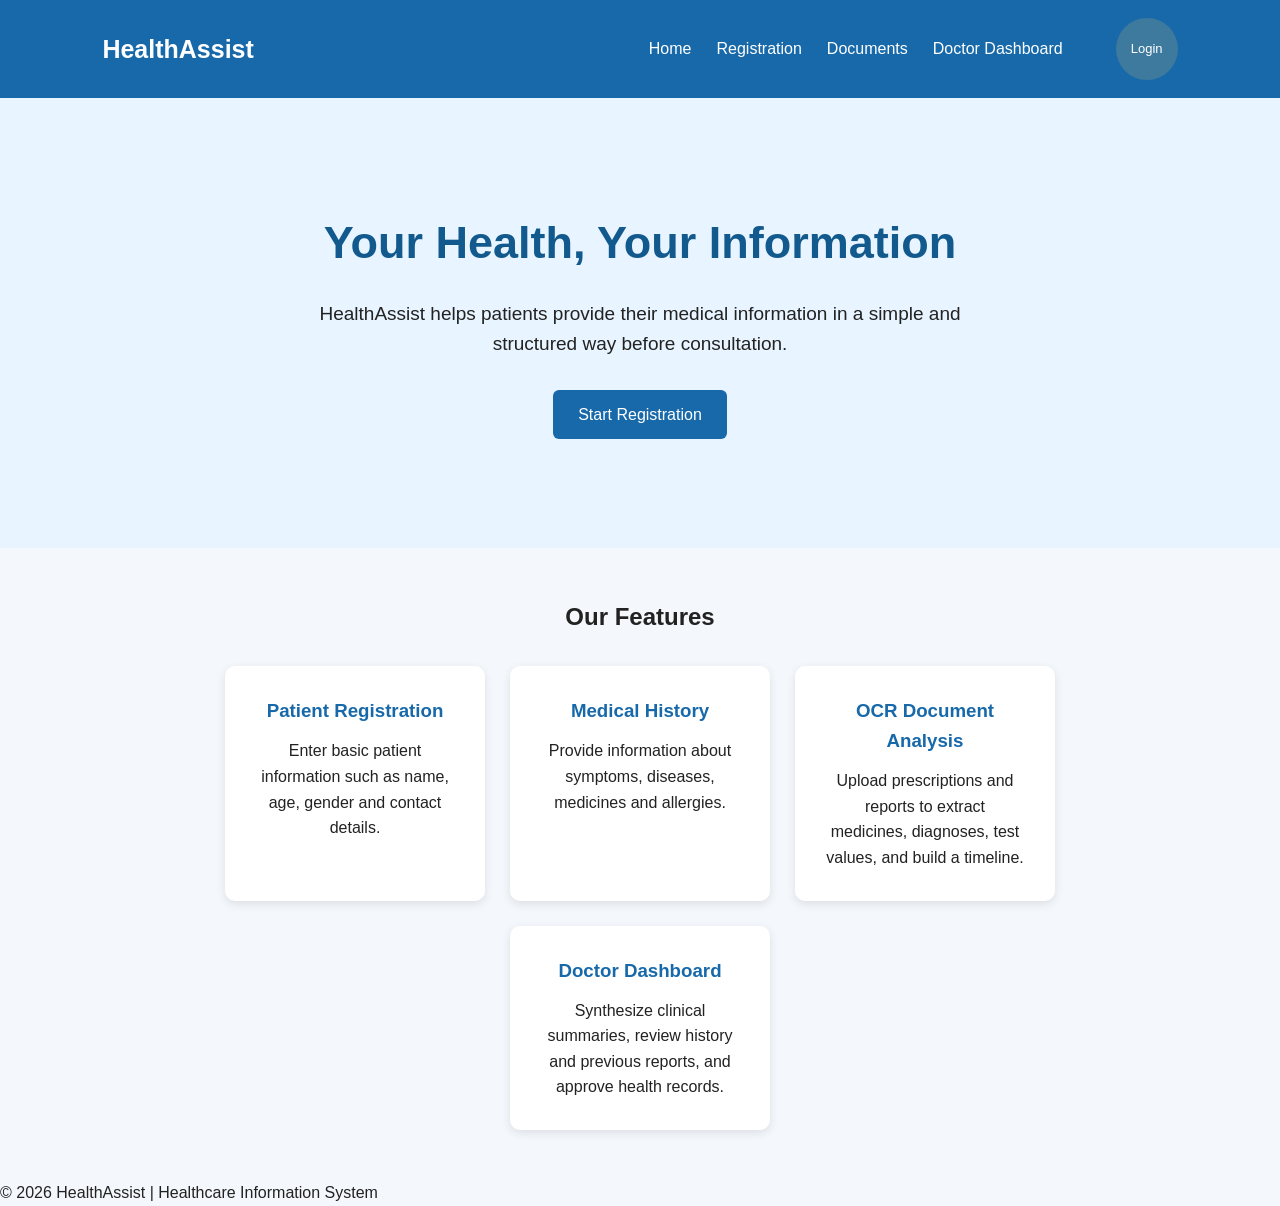
<file: index.html>
<!DOCTYPE html>
<html lang="en">
<head>
    <meta charset="UTF-8">
    <meta name="viewport" content="width=device-width, initial-scale=1.0">
    <title>HealthAssist</title>
    <link rel="stylesheet" href="style.css">
</head>

<body>

<header>
    <div class="logo">HealthAssist</div>
    <nav>
        <a href="index.html">Home</a>
        <a href="register.html">Registration</a>
        <a href="documents.html">Documents</a>
        <a href="doctor.html">Doctor Dashboard</a>
        <a href="Login.html" id="login-d">Login</a>

    </nav>
</header>

<section class="hero">
    <div class="hero-content">
        <h1>Your Health, Your Information</h1>
        <p>HealthAssist helps patients provide their medical information in a simple and structured way before consultation.</p>
        <a href="register.html" class="btn">Start Registration</a>
    </div>
</section>

<section class="features">
    <h2>Our Features</h2>
    <div class="feature-container">
        <div class="feature-card">
            <h3>Patient Registration</h3>
            <p>Enter basic patient information such as name, age, gender and contact details.</p>
        </div>

        <div class="feature-card">
            <h3>Medical History</h3>
            <p>Provide information about symptoms, diseases, medicines and allergies.</p>
        </div>

        <div class="feature-card">
            <h3>OCR Document Analysis</h3>
            <p>Upload prescriptions and reports to extract medicines, diagnoses, test values, and build a timeline.</p>
        </div>

        <div class="feature-card">
            <h3>Doctor Dashboard</h3>
            <p>Synthesize clinical summaries, review history and previous reports, and approve health records.</p>
        </div>
    </div>
</section>

<footer>
    <p>© 2026 HealthAssist | Healthcare Information System</p>
</footer>

</body>
</html>
</file>
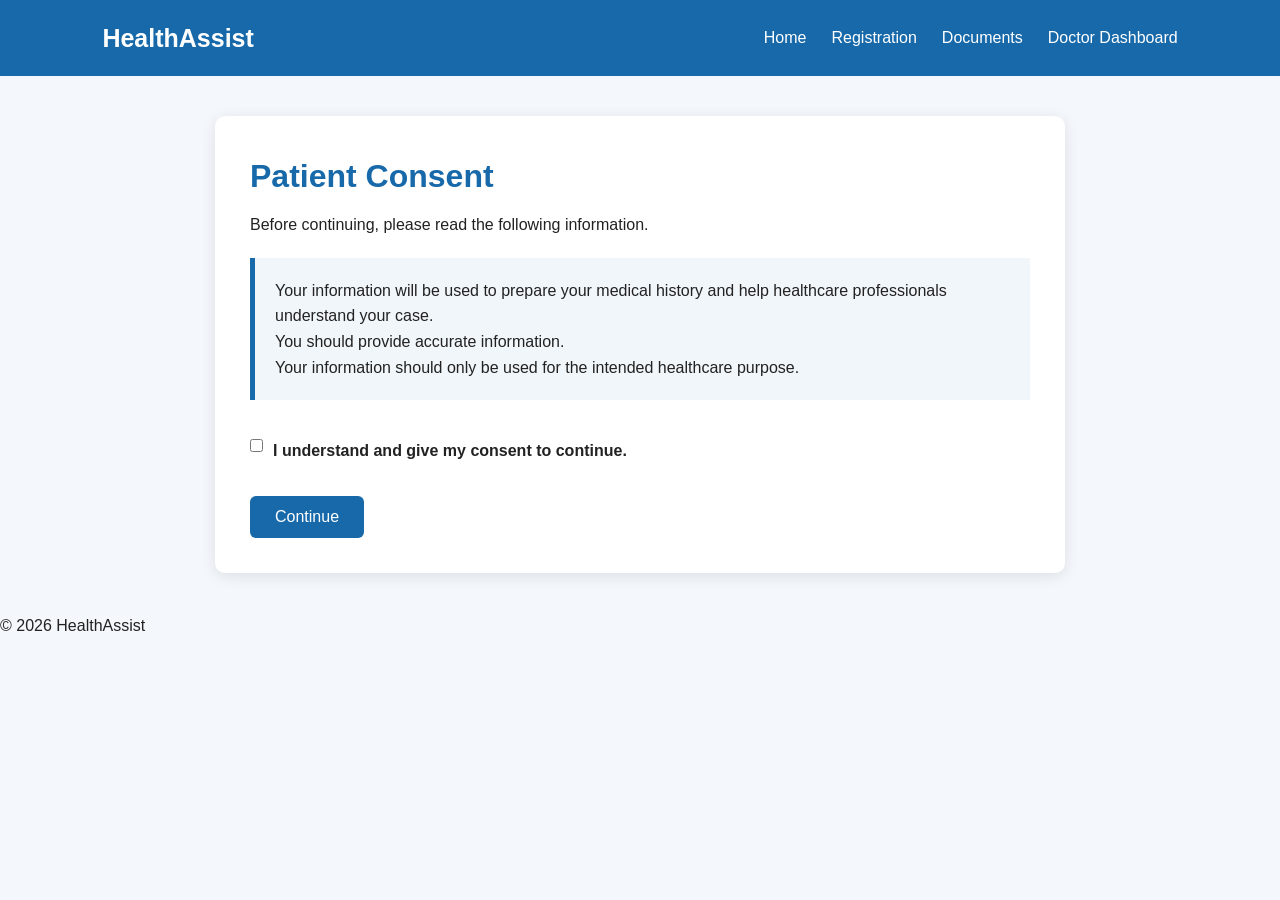
<file: consent.html>
<!DOCTYPE html>
<html lang="en">

<head>
    <meta charset="UTF-8">
    <meta name="viewport" content="width=device-width, initial-scale=1.0">
    <title>Patient Consent</title>
    <link rel="stylesheet" href="style.css">
</head>

<body>

<header>
    <div class="logo">HealthAssist</div>
    <nav>
        <a href="index.html">Home</a>
        <a href="register.html">Registration</a>
        <a href="documents.html">Documents</a>
        <a href="doctor.html">Doctor Dashboard</a>
    </nav>
</header>

<div class="container">
    <div class="form-card">
        <h1>Patient Consent</h1>
        <p>Before continuing, please read the following information.</p>

        <div class="consent-box">
            <p>Your information will be used to prepare your medical history and help healthcare professionals understand your case.</p>
            <p>You should provide accurate information.</p>
            <p>Your information should only be used for the intended healthcare purpose.</p>
        </div>

        <div class="checkbox-container">
            <input type="checkbox" id="consent">
            <label for="consent">I understand and give my consent to continue.</label>
        </div>

        <button class="btn" onclick="submitConsent()">Continue</button>
    </div>
</div>

<footer>
    <p>© 2026 HealthAssist</p>
</footer>

<script src="script.js"></script>

</body>
</html>
</file>
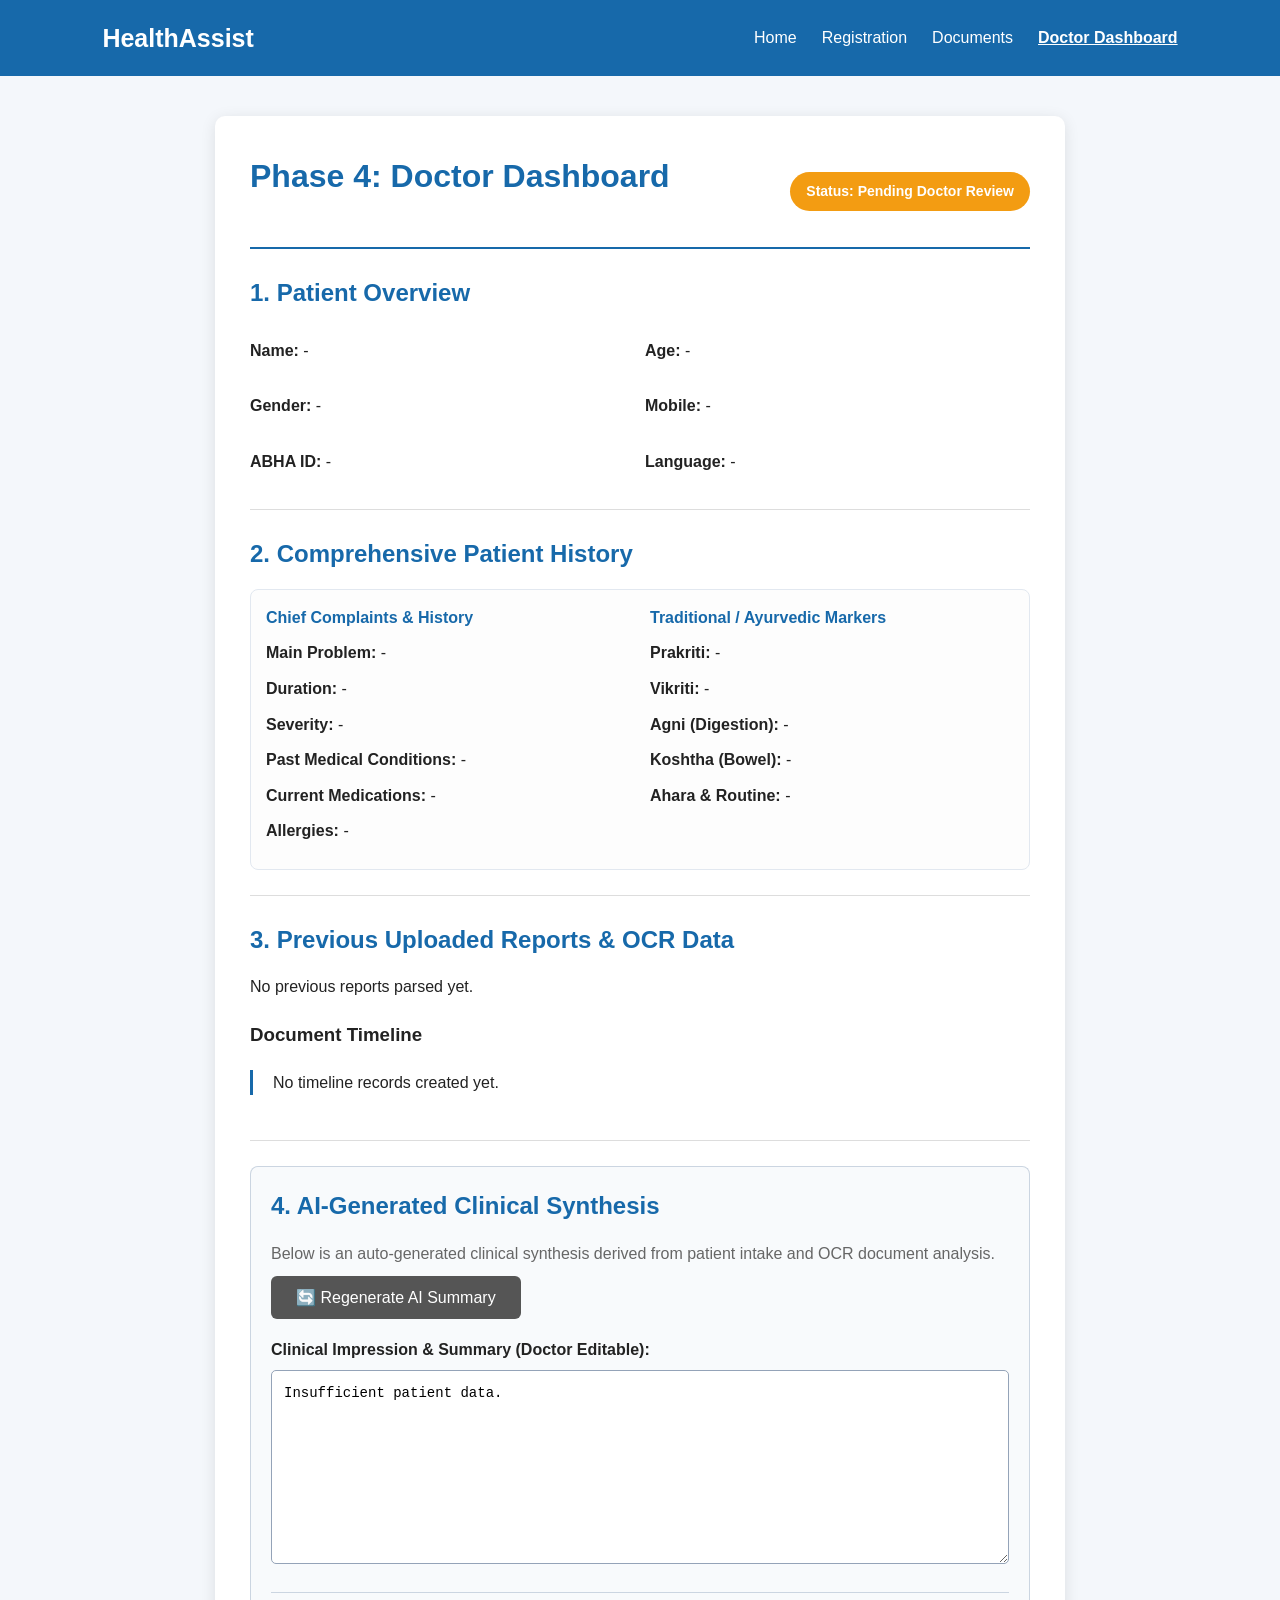
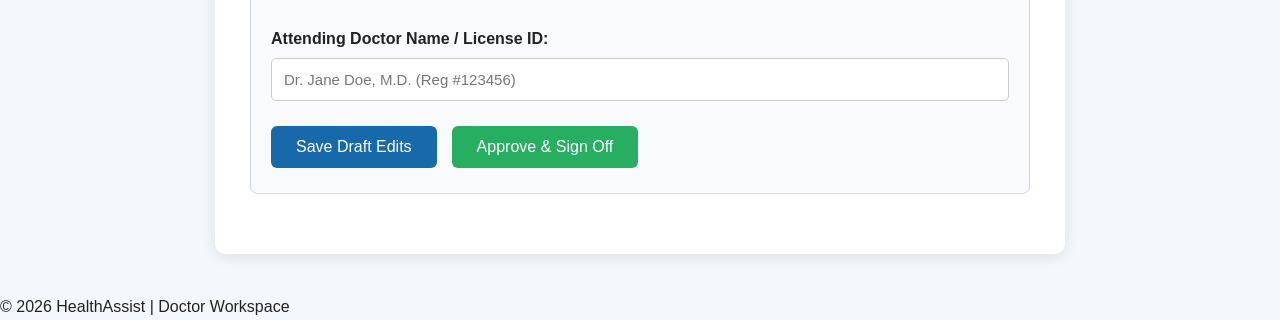
<file: doctor.html>
<!DOCTYPE html>
<html lang="en">

<head>
    <meta charset="UTF-8">
    <meta name="viewport" content="width=device-width, initial-scale=1.0">
    <title>Doctor Dashboard - Phase 4</title>
    <link rel="stylesheet" href="style.css">
</head>

<body>

<header>
    <div class="logo">HealthAssist</div>
    <nav>
        <a href="index.html">Home</a>
        <a href="register.html">Registration</a>
        <a href="documents.html">Documents</a>
        <a href="doctor.html" class="active">Doctor Dashboard</a>
    </nav>
</header>

<div class="container">
    <div class="summary-card">
        <div class="dashboard-header">
            <h1>Phase 4: Doctor Dashboard</h1>
            <span id="approvalBadge" class="status-badge badge-pending">Status: Pending Review</span>
        </div>

        <!-- 1. Patient Demographics -->
        <section>
            <h2>1. Patient Overview</h2>
            <div class="summary-grid">
                <p><strong>Name:</strong> <span id="docName">-</span></p>
                <p><strong>Age:</strong> <span id="docAge">-</span></p>
                <p><strong>Gender:</strong> <span id="docGender">-</span></p>
                <p><strong>Mobile:</strong> <span id="docMobile">-</span></p>
                <p><strong>ABHA ID:</strong> <span id="docAbha">-</span></p>
                <p><strong>Language:</strong> <span id="docLanguage">-</span></p>
            </div>
        </section>

        <!-- 2. Patient History -->
        <section>
            <h2>2. Comprehensive Patient History</h2>
            <div class="history-review-grid">
                <div>
                    <h3>Chief Complaints & History</h3>
                    <p><strong>Main Problem:</strong> <span id="docProblem">-</span></p>
                    <p><strong>Duration:</strong> <span id="docDuration">-</span></p>
                    <p><strong>Severity:</strong> <span id="docSeverity">-</span></p>
                    <p><strong>Past Medical Conditions:</strong> <span id="docConditions">-</span></p>
                    <p><strong>Current Medications:</strong> <span id="docMedicines">-</span></p>
                    <p><strong>Allergies:</strong> <span id="docAllergies">-</span></p>
                </div>
                <div>
                    <h3>Traditional / Ayurvedic Markers</h3>
                    <p><strong>Prakriti:</strong> <span id="docPrakriti">-</span></p>
                    <p><strong>Vikriti:</strong> <span id="docVikriti">-</span></p>
                    <p><strong>Agni (Digestion):</strong> <span id="docAgni">-</span></p>
                    <p><strong>Koshtha (Bowel):</strong> <span id="docKoshtha">-</span></p>
                    <p><strong>Ahara & Routine:</strong> <span id="docAhara">-</span></p>
                </div>
            </div>
        </section>

        <!-- 3. Previous Reports & Timeline -->
        <section>
            <h2>3. Previous Uploaded Reports & OCR Data</h2>
            <div id="docReportsList" class="reports-container">
                <p>No previous reports parsed yet.</p>
            </div>
            
            <h3>Document Timeline</h3>
            <div id="docTimeline" class="timeline"></div>
        </section>

        <!-- 4. AI Summary & Doctor Review -->
        <section class="ai-section">
            <h2>4. AI-Generated Clinical Synthesis</h2>
            <p class="form-description">
                Below is an auto-generated clinical synthesis derived from patient intake and OCR document analysis.
            </p>

            <button class="btn secondary-btn" onclick="regenerateAISummary()">
                🔄 Regenerate AI Summary
            </button>

            <label for="aiSummaryText"><strong>Clinical Impression & Summary (Doctor Editable):</strong></label>
            <textarea id="aiSummaryText" rows="8" placeholder="AI Clinical Summary will generate here..."></textarea>

            <div class="doctor-action-box">
                <label><strong>Attending Doctor Name / License ID:</strong></label>
                <input type="text" id="doctorNameInput" placeholder="Dr. Jane Doe, M.D. (Reg #123456)">

                <div class="button-group">
                    <button class="btn" onclick="saveDoctorEdits()">Save Draft Edits</button>
                    <button class="btn approve-btn" onclick="approveRecord()">Approve & Sign Off</button>
                </div>
            </div>
        </section>

    </div>
</div>

<footer>
    <p>© 2026 HealthAssist | Doctor Workspace</p>
</footer>

<script src="script.js"></script>

</body>
</html>
</file>
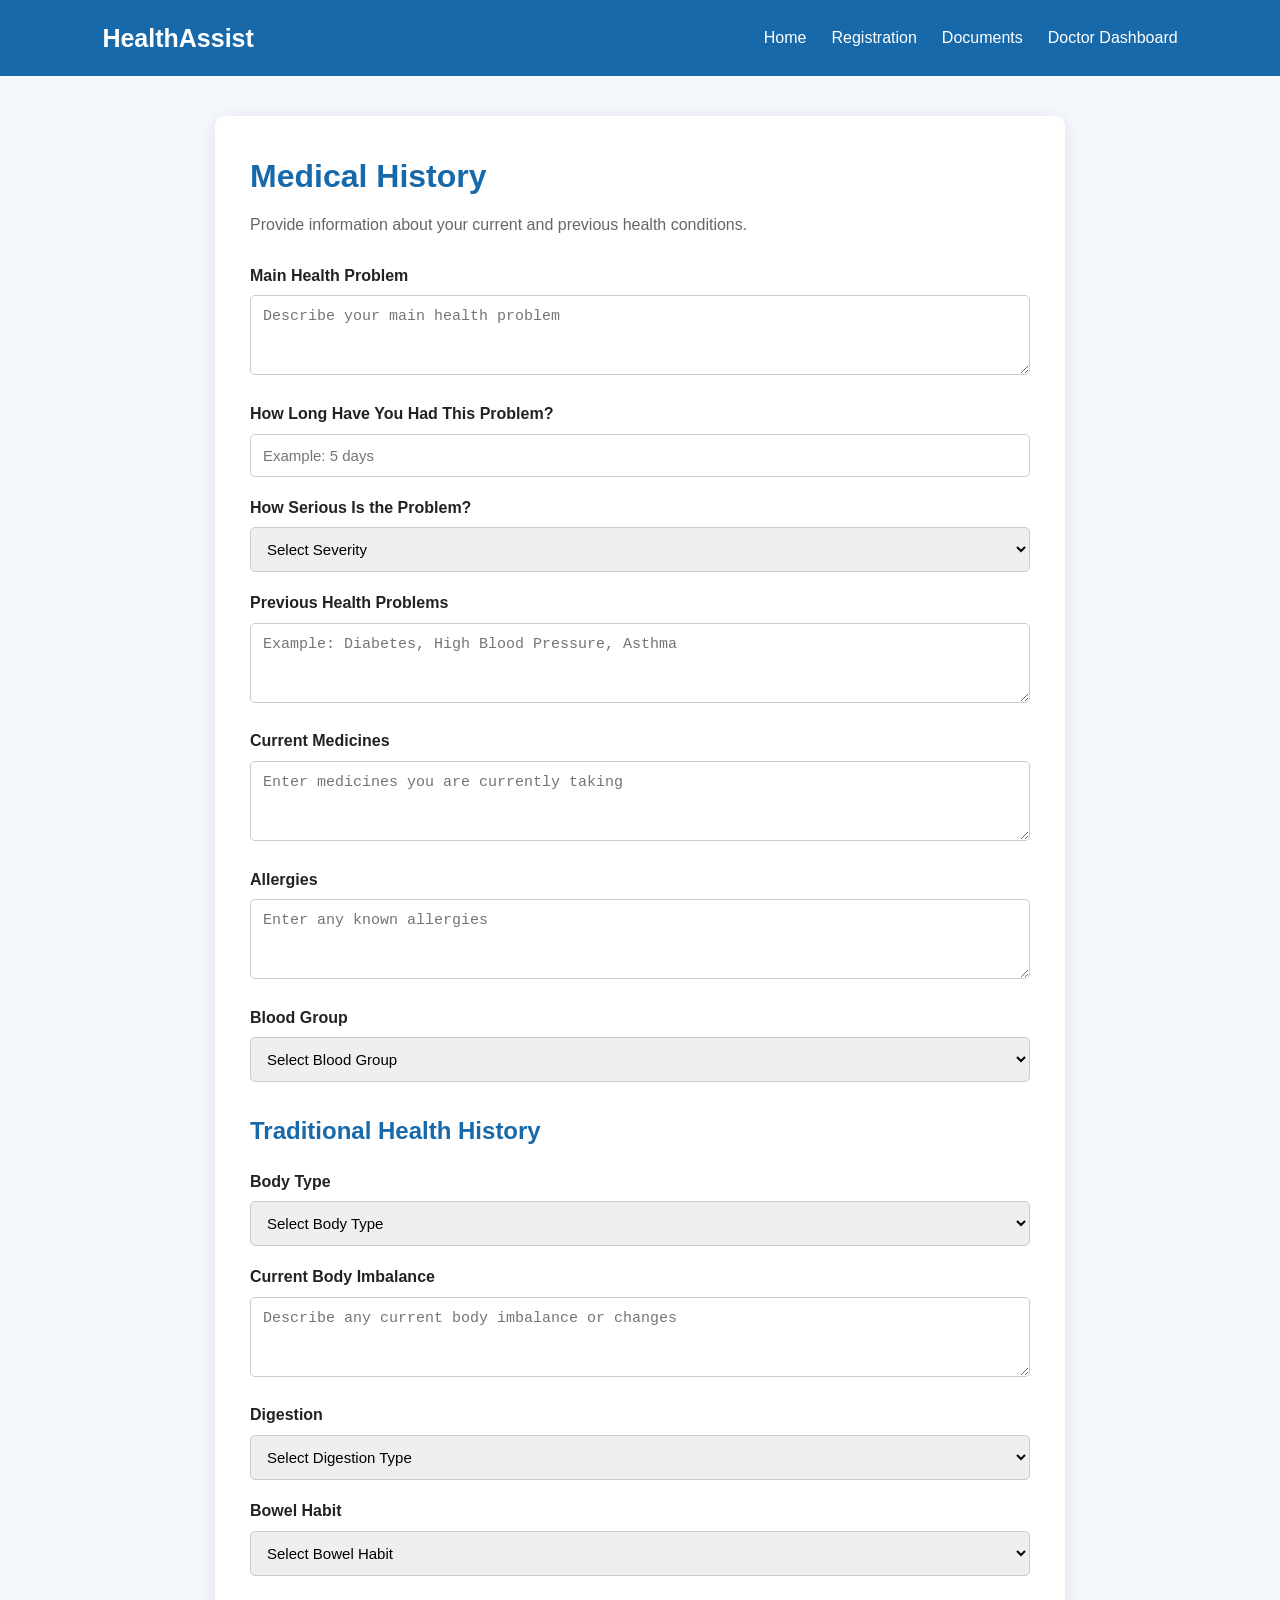
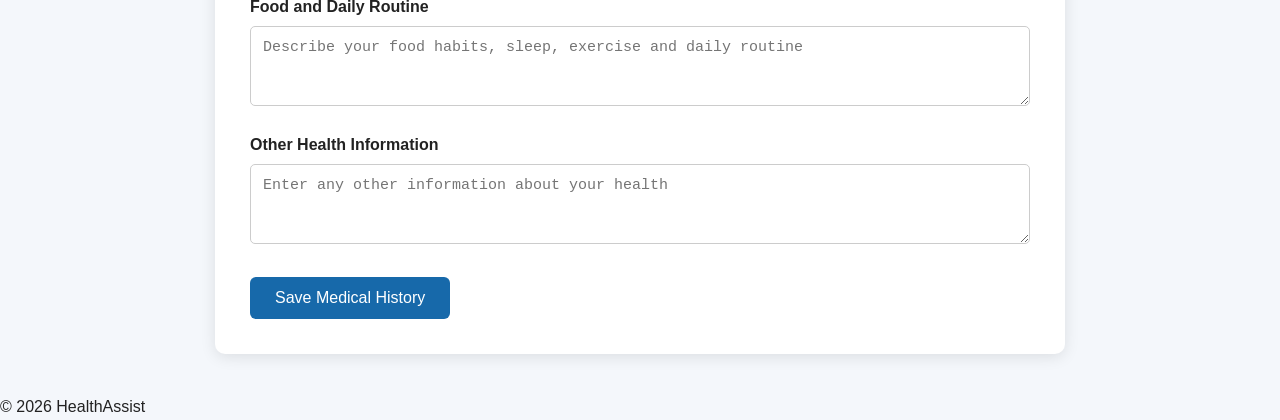
<file: history.html>
<!DOCTYPE html>
<html lang="en">

<head>
    <meta charset="UTF-8">
    <meta name="viewport" content="width=device-width, initial-scale=1.0">
    <title>Medical History</title>
    <link rel="stylesheet" href="style.css">
</head>

<body>

<header>
    <div class="logo">HealthAssist</div>
    <nav>
        <a href="index.html">Home</a>
        <a href="register.html">Registration</a>
        <a href="documents.html">Documents</a>
        <a href="doctor.html">Doctor Dashboard</a>
    </nav>
</header>

<div class="container">
    <div class="form-card">
        <h1>Medical History</h1>
        <p class="form-description">Provide information about your current and previous health conditions.</p>

        <form id="historyForm">
            <label>Main Health Problem</label>
            <textarea id="problem" placeholder="Describe your main health problem" required></textarea>

            <label>How Long Have You Had This Problem?</label>
            <input type="text" id="duration" placeholder="Example: 5 days" required>

            <label>How Serious Is the Problem?</label>
            <select id="severity" required>
                <option value="">Select Severity</option>
                <option value="Mild">Mild</option>
                <option value="Moderate">Moderate</option>
                <option value="Severe">Severe</option>
            </select>

            <label>Previous Health Problems</label>
            <textarea id="conditions" placeholder="Example: Diabetes, High Blood Pressure, Asthma"></textarea>

            <label>Current Medicines</label>
            <textarea id="medicines" placeholder="Enter medicines you are currently taking"></textarea>

            <label>Allergies</label>
            <textarea id="allergy" placeholder="Enter any known allergies"></textarea>

            <label>Blood Group</label>
            <select id="bloodGroup" required>
                <option value="">Select Blood Group</option>
                <option value="A+">A Positive (A+)</option>
                <option value="A-">A Negative (A−)</option>
                <option value="B+">B Positive (B+)</option>
                <option value="B-">B Negative (B−)</option>
                <option value="AB+">AB Positive (AB+)</option>
                <option value="AB-">AB Negative (AB−)</option>
                <option value="O+">O Positive (O+)</option>
                <option value="O-">O Negative (O−)</option>
            </select>

            <h2>Traditional Health History</h2>

            <label>Body Type</label>
            <select id="prakriti">
                <option value="">Select Body Type</option>
                <option value="Vata">Vata - Active and Light</option>
                <option value="Pitta">Pitta - Warm and Strong</option>
                <option value="Kapha">Kapha - Calm and Stable</option>
                <option value="Vata-Pitta">Vata-Pitta - Active and Warm</option>
                <option value="Pitta-Kapha">Pitta-Kapha - Warm and Stable</option>
                <option value="Vata-Kapha">Vata-Kapha - Active and Stable</option>
                <option value="Tridosha">Balanced - Vata, Pitta and Kapha</option>
            </select>

            <label>Current Body Imbalance</label>
            <textarea id="vikriti" placeholder="Describe any current body imbalance or changes"></textarea>

            <label>Digestion</label>
            <select id="agni">
                <option value="">Select Digestion Type</option>
                <option value="Sama">Normal Digestion</option>
                <option value="Vishama">Irregular Digestion</option>
                <option value="Tikshna">Very Fast Digestion</option>
                <option value="Manda">Slow Digestion</option>
            </select>

            <label>Bowel Habit</label>
            <select id="koshtha">
                <option value="">Select Bowel Habit</option>
                <option value="Mridu">Easy and Soft</option>
                <option value="Madhyama">Normal</option>
                <option value="Krura">Hard or Difficult</option>
            </select>

            <label>Food and Daily Routine</label>
            <textarea id="ahara" placeholder="Describe your food habits, sleep, exercise and daily routine"></textarea>

            <label>Other Health Information</label>
            <textarea id="additional" placeholder="Enter any other information about your health"></textarea>

            <button type="submit" class="btn">Save Medical History</button>
        </form>
    </div>
</div>

<footer>
    <p>© 2026 HealthAssist</p>
</footer>

<script src="script.js"></script>

</body>
</html>
</file>
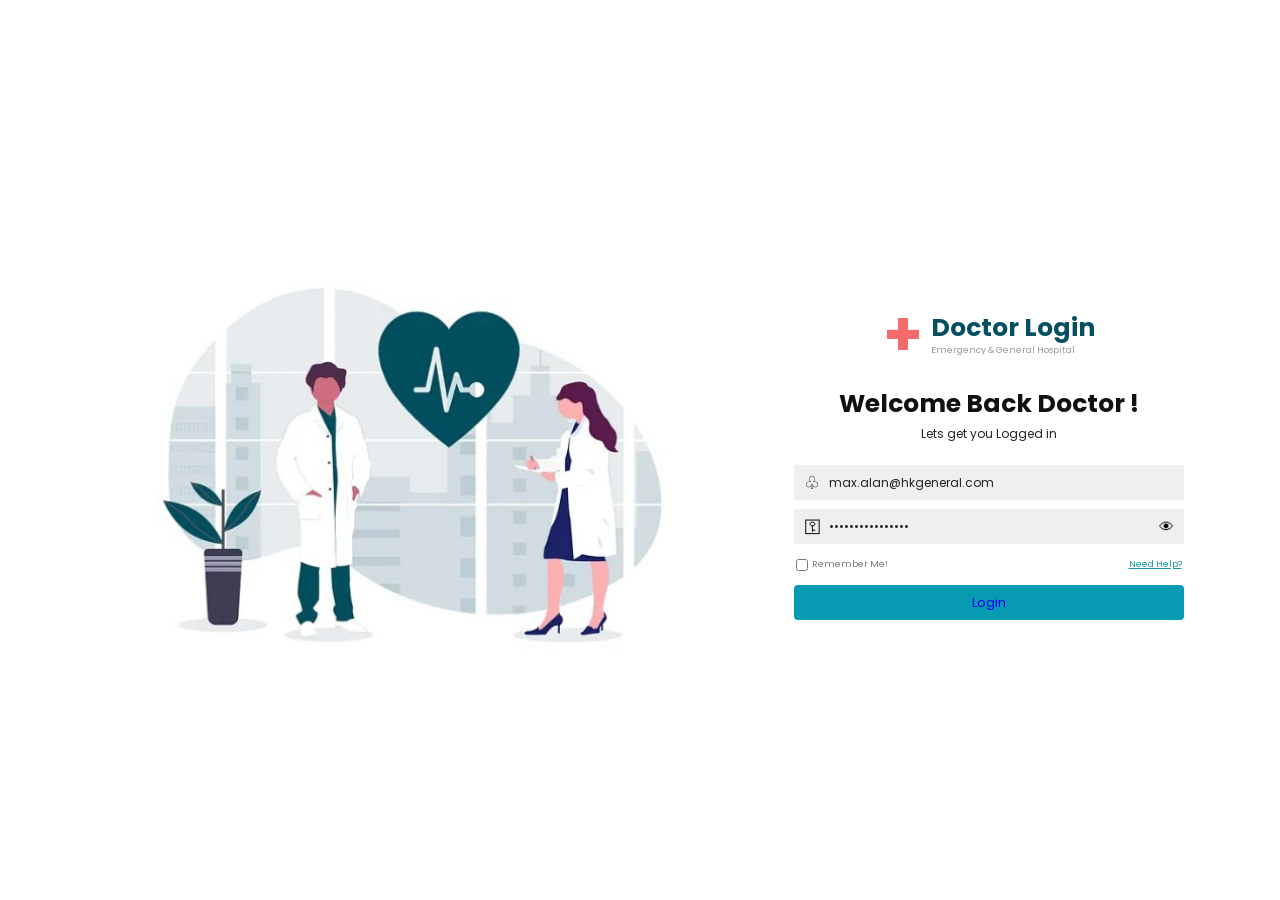
<file: Login.html>
<!DOCTYPE html>
<html lang="en">
<head>
    <meta charset="UTF-8">
    <meta name="viewport" content="width=device-width, initial-scale=1.0">

    <title>Doctor Login</title>

    <link rel="stylesheet" href="login.css">

    <!-- Google Font -->
    <link rel="preconnect" href="https://fonts.googleapis.com">
    <link rel="preconnect" href="https://fonts.gstatic.com" crossorigin>
    <link
        href="https://fonts.googleapis.com/css2?family=Poppins:wght@400;500;600;700&display=swap"
        rel="stylesheet"
    >
</head>

<body>

    <!-- Hospital Logo -->
    <div class="hospital-logo">
    </div>


    <main class="container">

        <!-- LEFT SIDE -->
        <section class="left-section">

            <img
                src="image.jpg"
                alt="Doctor Illustration"
                class="doctor-image"
            >

        </section>


        <!-- RIGHT SIDE -->
        <section class="login-section">

            <!-- Hospital Logo -->
            <div class="login-logo">

                <div class="plus-large">+</div>

                <div>
                    <h2> Doctor Login </h2>
                    <p>Emergency & General Hospital</p>
                </div>

            </div>


            <!-- Heading -->
            <h1>Welcome Back Doctor !</h1>

            <p class="subtitle">
                Lets get you Logged in
            </p>


            <!-- Email -->
            <div class="input-box">

                <span class="input-icon">♧</span>

                <input
                    type="email"
                    placeholder="max.alan@hkgeneral.com"
                >

            </div>


            <!-- Password -->
            <div class="input-box">

                <span class="input-icon">⚿</span>

                <input
                    type="password"
                    id="password"
                    placeholder="••••••••••••••••"
                >

                <button
                    class="eye-button"
                    onclick="togglePassword()"
                >
                    👁
                </button>

            </div>


            <!-- Remember / Help -->
            <div class="options">

                <label>
                    <input type="checkbox">
                    Remember Me!
                </label>

                <a href="#">
                    Need Help?
                </a>

            </div>


            <!-- Login -->
            <button class="login-button">
                <a style="text-decoration: none;"   href="./index.html">Login</a>
            </button>

        </section>

    </main>


    <script>

        function togglePassword() {

            const password =
                document.getElementById("password");

            if (password.type === "password") {

                password.type = "text";

            } else {

                password.type = "password";

            }

        }

    </script>

</body>
</html>
</file>
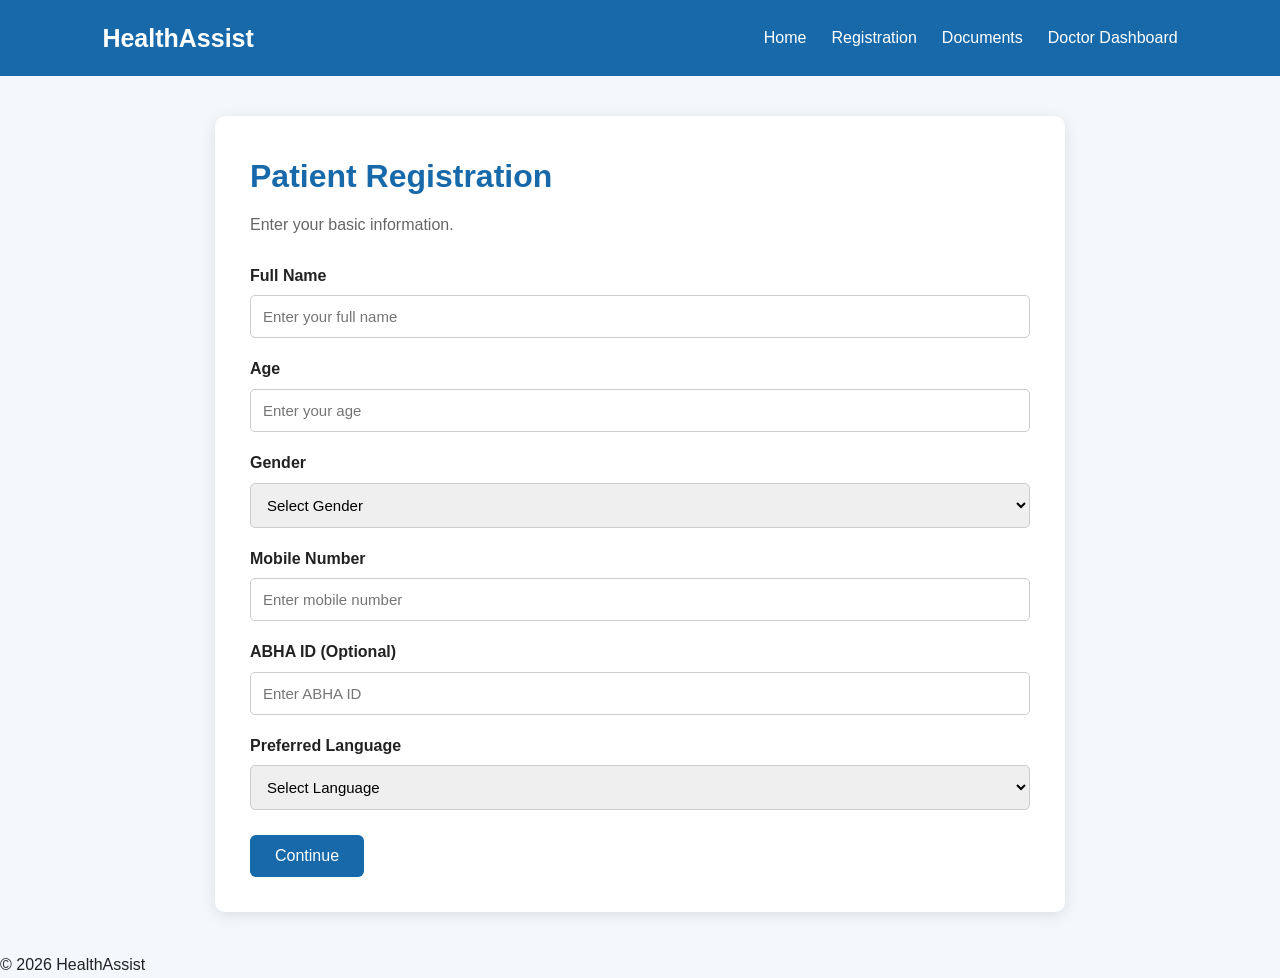
<file: register.html>
<!DOCTYPE html>
<html lang="en">

<head>
    <meta charset="UTF-8">
    <meta name="viewport" content="width=device-width, initial-scale=1.0">
    <title>Patient Registration</title>
    <link rel="stylesheet" href="style.css">
</head>

<body>

<header>
    <div class="logo">HealthAssist</div>
    <nav>
        <a href="index.html">Home</a>
        <a href="register.html">Registration</a>
        <a href="documents.html">Documents</a>
        <a href="doctor.html">Doctor Dashboard</a>
    </nav>
</header>

<div class="container">
    <div class="form-card">
        <h1>Patient Registration</h1>
        <p class="form-description">Enter your basic information.</p>

        <form id="registrationForm">
            <label>Full Name</label>
            <input type="text" id="name" placeholder="Enter your full name" required>

            <label>Age</label>
            <input type="number" id="age" placeholder="Enter your age" min="1" max="120" required>

            <label>Gender</label>
            <select id="gender" required>
                <option value="">Select Gender</option>
                <option value="Male">Male</option>
                <option value="Female">Female</option>
                <option value="Other">Other</option>
            </select>

            <label>Mobile Number</label>
            <input type="tel" id="mobile" placeholder="Enter mobile number" maxlength="10" required>

            <label>ABHA ID (Optional)</label>
            <input type="text" id="abha" placeholder="Enter ABHA ID">

            <label>Preferred Language</label>
            <select id="language" required>
                <option value="">Select Language</option>
                <option value="English">English</option>
                <option value="Hindi">Hindi</option>
            </select>

            <button type="submit" class="btn">Continue</button>
        </form>
    </div>
</div>

<footer>
    <p>© 2026 HealthAssist</p>
</footer>

<script src="script.js"></script>

</body>
</html>
</file>
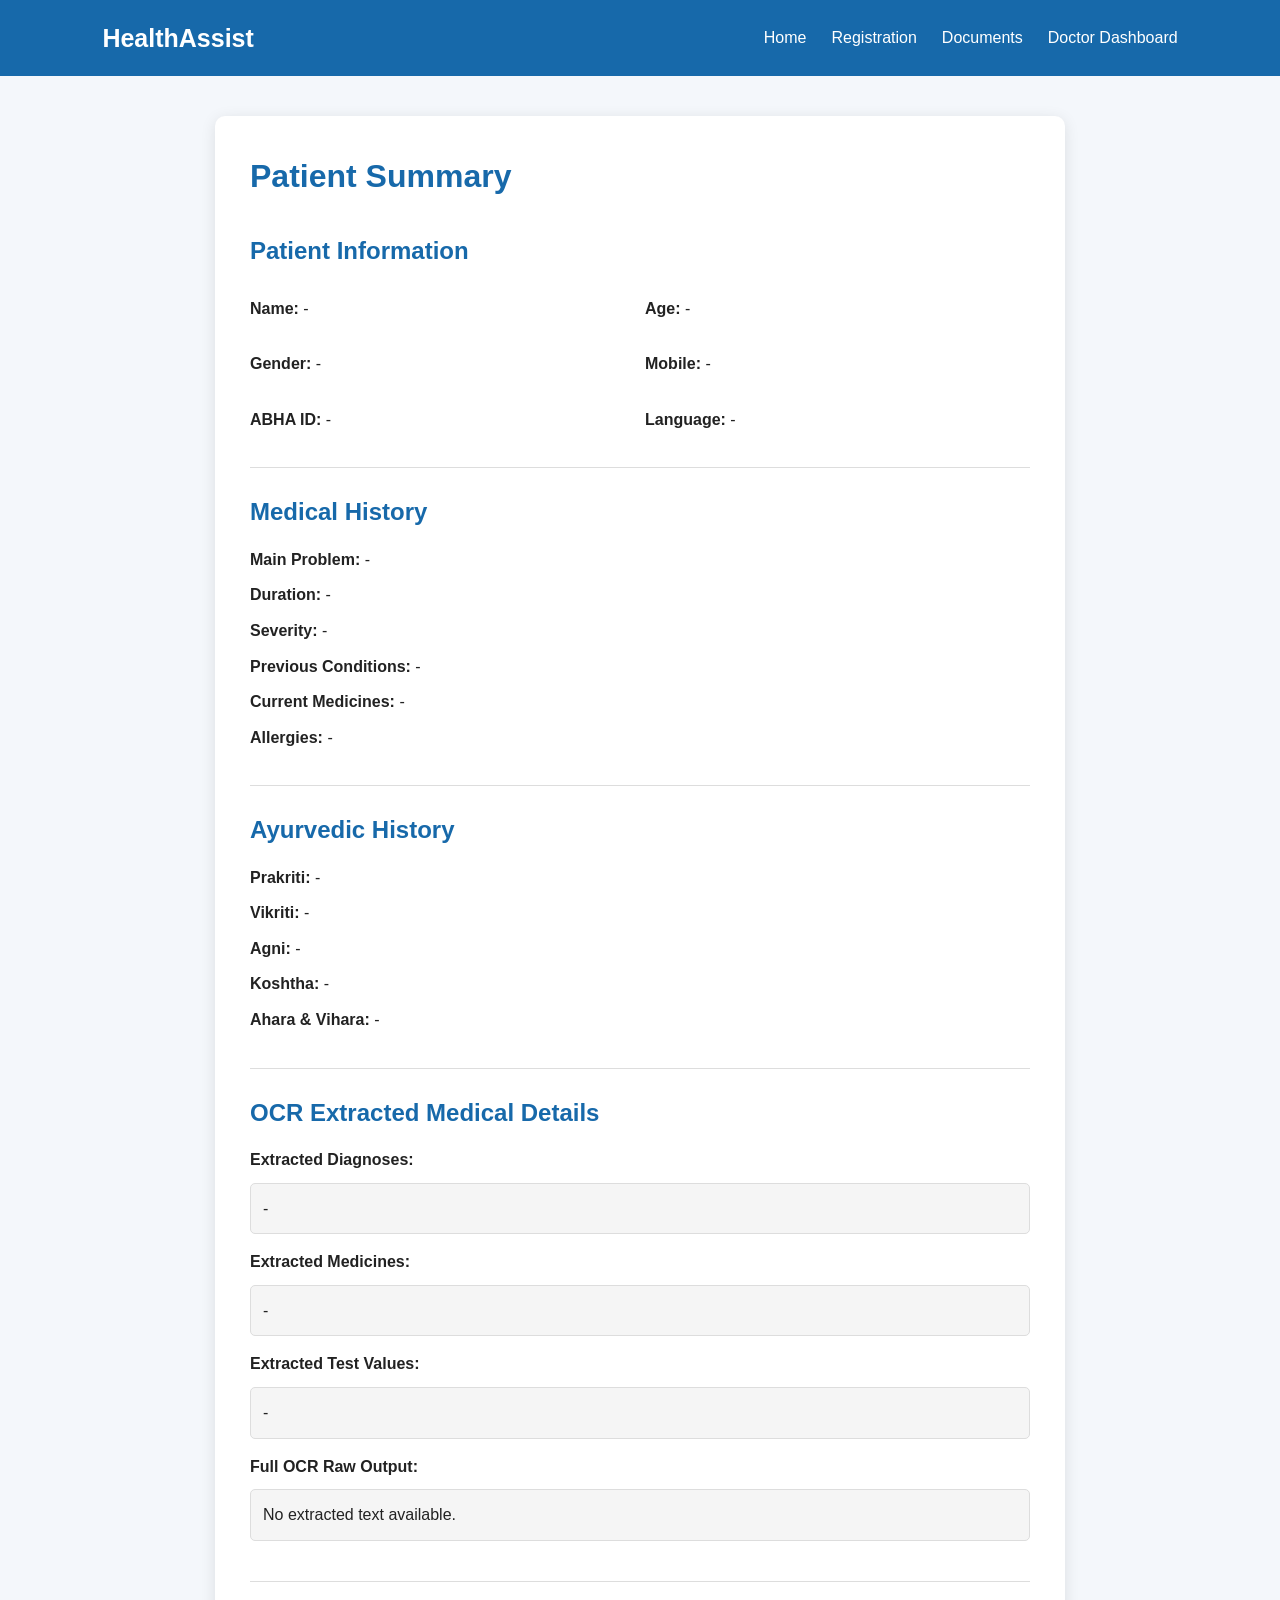
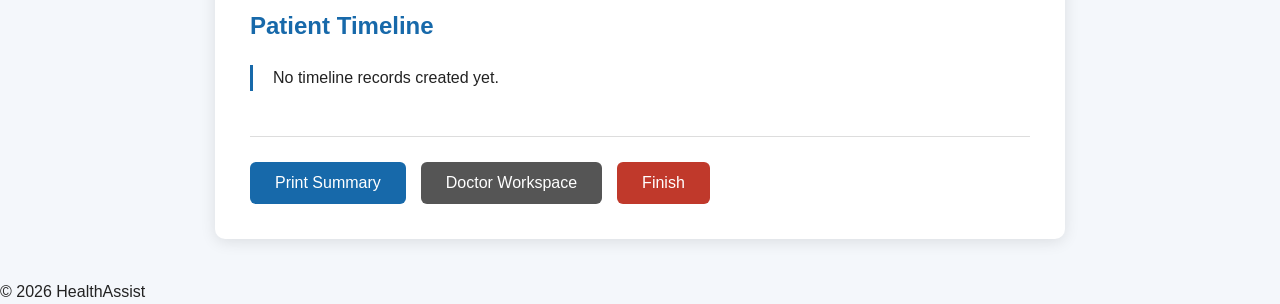
<file: summary.html>
<!DOCTYPE html>
<html lang="en">

<head>
    <meta charset="UTF-8">
    <meta name="viewport" content="width=device-width, initial-scale=1.0">
    <title>Patient Summary</title>
    <link rel="stylesheet" href="style.css">
</head>

<body>

<header>
    <div class="logo">HealthAssist</div>
    <nav>
        <a href="index.html">Home</a>
        <a href="register.html">Registration</a>
        <a href="documents.html">Documents</a>
        <a href="doctor.html">Doctor Dashboard</a>
    </nav>
</header>

<div class="container">
    <div class="summary-card">
        <h1>Patient Summary</h1>

        <section>
            <h2>Patient Information</h2>
            <div class="summary-grid">
                <p><strong>Name:</strong> <span id="summaryName">-</span></p>
                <p><strong>Age:</strong> <span id="summaryAge">-</span></p>
                <p><strong>Gender:</strong> <span id="summaryGender">-</span></p>
                <p><strong>Mobile:</strong> <span id="summaryMobile">-</span></p>
                <p><strong>ABHA ID:</strong> <span id="summaryAbha">-</span></p>
                <p><strong>Language:</strong> <span id="summaryLanguage">-</span></p>
            </div>
        </section>

        <section>
            <h2>Medical History</h2>
            <p><strong>Main Problem:</strong> <span id="summaryProblem">-</span></p>
            <p><strong>Duration:</strong> <span id="summaryDuration">-</span></p>
            <p><strong>Severity:</strong> <span id="summarySeverity">-</span></p>
            <p><strong>Previous Conditions:</strong> <span id="summaryConditions">-</span></p>
            <p><strong>Current Medicines:</strong> <span id="summaryMedicines">-</span></p>
            <p><strong>Allergies:</strong> <span id="summaryAllergy">-</span></p>
        </section>

        <section>
            <h2>Ayurvedic History</h2>
            <p><strong>Prakriti:</strong> <span id="summaryPrakriti">-</span></p>
            <p><strong>Vikriti:</strong> <span id="summaryVikriti">-</span></p>
            <p><strong>Agni:</strong> <span id="summaryAgni">-</span></p>
            <p><strong>Koshtha:</strong> <span id="summaryKoshtha">-</span></p>
            <p><strong>Ahara & Vihara:</strong> <span id="summaryAhara">-</span></p>
        </section>

        <section>
            <h2>OCR Extracted Medical Details</h2>
            <p><strong>Extracted Diagnoses:</strong></p>
            <div id="summaryDiagnosis" class="extracted-box">-</div>

            <p><strong>Extracted Medicines:</strong></p>
            <div id="summaryExtractedMedicines" class="extracted-box">-</div>

            <p><strong>Extracted Test Values:</strong></p>
            <div id="summaryTestValues" class="extracted-box">-</div>

            <p><strong>Full OCR Raw Output:</strong></p>
            <div id="summaryExtractedText" class="extracted-box">No extracted text available.</div>
        </section>

        <section>
            <h2>Patient Timeline</h2>
            <div id="summaryTimeline" class="timeline"></div>
        </section>

        <div class="button-group">
            <button class="btn" onclick="window.print()">Print Summary</button>
            <button class="btn secondary-btn" onclick="window.location.href='doctor.html'">Doctor Workspace</button>
            <button class="btn danger-btn" onclick="finishApplication()">Finish</button>
        </div>
    </div>
</div>

<footer>
    <p>© 2026 HealthAssist</p>
</footer>

<script src="script.js"></script>

</body>
</html>
</file>
<file: style.css>
/* =========================
   GLOBAL
========================= */

* {
    margin: 0;
    padding: 0;
    box-sizing: border-box;
}

body {
    font-family: Arial, sans-serif;
    background: #f4f7fb;
    color: #222;
    line-height: 1.6;
}


/* =========================
   HEADER
========================= */

header {
    background: #1769aa;
    color: white;

    padding: 18px 8%;

    display: flex;
    justify-content: space-between;
    align-items: center;
}

/* Logo */

.logo {
    font-size: 25px;
    font-weight: bold;
    color: white;
}


/* =========================
   NAVIGATION
========================= */

nav {
    display: flex;
    align-items: center;
    gap: 25px;
}

nav a {
    color: white;
    text-decoration: none;
    font-size: 16px;

    display: flex;
    align-items: center;

    transition: 0.2s;
}

nav a:hover,
nav a.active {
    text-decoration: underline;
    font-weight: bold;
}


/* =========================
   LOGIN CIRCLE
========================= */

#login-d {
    width: 62px;
    height: 62px;

    border-radius: 50%;

    background: #75928c6b;

    display: flex;
    justify-content: center;
    align-items: center;

    margin-left: 28px;

    font-size: 13px;
    font-weight: 400;

    color: white;

    text-decoration: none;
}


/* Do not underline Login circle */

#login-d:hover {
    text-decoration: none;
    font-weight: 400;
    background: #65847e;
}


/* =========================
   HERO
========================= */

.hero {
    min-height: 450px;

    display: flex;
    justify-content: center;
    align-items: center;

    text-align: center;

    background: #e8f4ff;

    padding: 40px 20px;
}

.hero-content {
    max-width: 700px;
}

.hero h1 {
    font-size: 45px;

    margin-bottom: 20px;

    color: #125a8d;
}

.hero p {
    font-size: 19px;

    margin-bottom: 30px;
}


/* =========================
   BUTTONS
========================= */

.btn {
    display: inline-block;

    background: #1769aa;

    color: white;

    border: none;

    padding: 12px 25px;

    border-radius: 6px;

    text-decoration: none;

    cursor: pointer;

    font-size: 16px;
}

.btn:hover {
    background: #0d4f80;
}

.secondary-btn {
    background: #555;
}

.danger-btn {
    background: #c0392b;
}

.approve-btn {
    background-color: #27ae60;
}

.approve-btn:hover {
    background-color: #1e8449;
}


/* =========================
   FEATURES
========================= */

.features {
    padding: 50px 8%;

    text-align: center;
}

.features h2 {
    margin-bottom: 30px;
}

.feature-container {
    display: flex;

    justify-content: center;

    gap: 25px;

    flex-wrap: wrap;
}

.feature-card {
    background: white;

    padding: 30px;

    width: 260px;

    border-radius: 10px;

    box-shadow:
        0 3px 10px rgba(0, 0, 0, 0.1);
}

.feature-card h3 {
    color: #1769aa;

    margin-bottom: 12px;
}


/* =========================
   MAIN CONTAINER
========================= */

.container {
    width: 90%;

    max-width: 850px;

    margin: 40px auto;
}


/* =========================
   FORM
========================= */

.form-card {
    background: white;

    padding: 35px;

    border-radius: 10px;

    box-shadow:
        0 3px 15px rgba(0, 0, 0, 0.1);
}

.form-card h1 {
    color: #1769aa;

    margin-bottom: 10px;
}

.form-description {
    margin-bottom: 25px;

    color: #666;
}

.form-card h2 {
    margin-top: 30px;

    margin-bottom: 15px;

    color: #1769aa;
}


/* =========================
   FORM INPUTS
========================= */

label {
    display: block;

    margin-top: 18px;

    margin-bottom: 7px;

    font-weight: bold;
}

input,
select,
textarea {
    width: 100%;

    padding: 12px;

    border: 1px solid #ccc;

    border-radius: 5px;

    font-size: 15px;
}

textarea {
    resize: vertical;

    min-height: 80px;
}

.form-card .btn {
    margin-top: 25px;
}


/* =========================
   CONSENT
========================= */

.consent-box {
    background: #f1f6fa;

    border-left: 5px solid #1769aa;

    padding: 20px;

    margin: 20px 0;
}

.checkbox-container {
    display: flex;

    align-items: center;

    gap: 10px;

    margin-top: 20px;
}

.checkbox-container input {
    width: auto;
}


/* =========================
   UPLOAD & OCR
========================= */

.upload-info {
    background: #f4f7fb;

    padding: 12px;

    margin-top: 10px;

    border-radius: 5px;
}

.ocr-status {
    margin-top: 20px;

    padding: 15px;

    background: #eef7ff;

    border-radius: 5px;
}


/* =========================
   TIMELINE
========================= */

.timeline-section {
    margin-top: 35px;
}

.timeline {
    position: relative;

    margin: 20px 0;

    padding-left: 20px;

    border-left: 3px solid #1769aa;
}

.timeline-item {
    position: relative;

    margin-bottom: 20px;

    padding-left: 15px;
}

.timeline-item::before {
    content: '';

    position: absolute;

    left: -28px;

    top: 5px;

    width: 12px;

    height: 12px;

    border-radius: 50%;

    background: #1769aa;
}

.timeline-date {
    font-size: 12px;

    color: #666;

    margin-bottom: 4px;
}

.timeline-content {
    background: #f9f9f9;

    padding: 12px 15px;

    border-radius: 5px;

    border: 1px solid #ddd;
}


/* =========================
   SUMMARY & DOCTOR DASHBOARD
========================= */

.summary-card {
    background: white;

    padding: 35px;

    border-radius: 10px;

    box-shadow:
        0 3px 15px rgba(0, 0, 0, 0.1);
}

.summary-card h1 {
    color: #1769aa;

    margin-bottom: 30px;
}

.summary-card section {
    border-bottom: 1px solid #ddd;

    padding-bottom: 25px;

    margin-bottom: 25px;
}

.summary-card h2 {
    color: #1769aa;

    margin-bottom: 15px;
}

.summary-card p {
    margin: 10px 0;
}


/* =========================
   SUMMARY GRID
========================= */

.summary-grid {
    display: grid;

    grid-template-columns: 1fr 1fr;

    gap: 10px;
}


/* =========================
   EXTRACTED BOX
========================= */

.extracted-box {
    background: #f5f5f5;

    border: 1px solid #ddd;

    padding: 12px;

    min-height: 50px;

    margin-top: 5px;

    margin-bottom: 15px;

    white-space: pre-wrap;

    border-radius: 5px;
}


/* =========================
   BUTTON GROUP
========================= */

.button-group {
    display: flex;

    gap: 15px;

    margin-top: 25px;
}


/* =========================
   DASHBOARD HEADER
========================= */

.dashboard-header {
    display: flex;

    justify-content: space-between;

    align-items: center;

    border-bottom: 2px solid #1769aa;

    padding-bottom: 15px;

    margin-bottom: 25px;
}


/* =========================
   STATUS BADGE
========================= */

.status-badge {
    padding: 8px 16px;

    border-radius: 20px;

    font-size: 14px;

    font-weight: bold;
}

.badge-pending {
    background-color: #f39c12;

    color: white;
}

.badge-approved {
    background-color: #27ae60;

    color: white;
}


/* =========================
   HISTORY REVIEW
========================= */

.history-review-grid {
    display: grid;

    grid-template-columns: 1fr 1fr;

    gap: 20px;

    background: #fdfdfd;

    padding: 15px;

    border: 1px solid #e2e8f0;

    border-radius: 8px;
}

.history-review-grid h3 {
    color: #1769aa;

    font-size: 16px;

    margin-bottom: 10px;
}


/* =========================
   REPORTS
========================= */

.reports-container {
    margin-bottom: 20px;
}

.report-box {
    background: #f0f7ff;

    border-left: 4px solid #1769aa;

    padding: 15px;

    border-radius: 4px;
}

.report-box h4 {
    color: #125a8d;

    margin-bottom: 8px;
}


/* =========================
   AI SECTION
========================= */

.ai-section {
    background: #f8fafc;

    border: 1px solid #cbd5e1;

    padding: 20px;

    border-radius: 8px;

    margin-top: 20px;
}

.ai-section textarea {
    background: #ffffff;

    font-family: monospace;

    font-size: 14px;

    line-height: 1.5;

    border: 1px solid #94a3b8;
}


/* =========================
   DOCTOR ACTION
========================= */

.doctor-action-box {
    margin-top: 20px;

    padding-top: 15px;

    border-top: 1px solid #cbd5e1;
}


/* =========================
   MOBILE
========================= */

@media (max-width: 700px) {

    header {
        flex-direction: column;

        gap: 15px;

        padding: 18px 5%;
    }

    nav {
        flex-wrap: wrap;

        justify-content: center;

        gap: 15px;
    }

    #login-d {
        margin-left: 5px;
    }

    .hero h1 {
        font-size: 32px;
    }

    .summary-grid,
    .history-review-grid {
        grid-template-columns: 1fr;
    }

    .dashboard-header {
        flex-direction: column;

        align-items: flex-start;

        gap: 10px;
    }

    .button-group {
        flex-direction: column;
    }
}
</file>
<file: login.css>
* {
    margin: 0;
    padding: 0;
    box-sizing: border-box;
}


body {
    font-family: "Poppins", sans-serif;
    background: #ffffff;
    min-height: 100vh;
    color: #111;
}


/* =========================
   TOP LEFT LOGO
========================= */

.hospital-logo {
    position: absolute;
    top: 20px;
    left: 43px;

    display: flex;
    flex-direction: column;

    align-items: center;
}


.plus-small {
    color: #f56b6b;

    font-size: 46px;

    font-weight: 700;

    line-height: 35px;
}


.hospital-name {
    color: #075362;

    font-size: 13px;

    font-weight: 700;

    margin-top: 3px;
}


/* =========================
   MAIN CONTAINER
========================= */

.container {
    width: 100%;

    min-height: 100vh;

    display: flex;

    align-items: center;

    justify-content: center;

    gap: 70px;

    padding: 70px 70px 40px;
}


/* =========================
   LEFT SECTION
========================= */

.left-section {
    width: 55%;

    display: flex;

    justify-content: center;

    align-items: center;
}


.doctor-image {
    width: 540px;

    max-width: 100%;

    height: auto;

    object-fit: contain;
}


/* =========================
   RIGHT SECTION
========================= */

.login-section {
    width: 390px;

    display: flex;

    flex-direction: column;

    align-items: stretch;
}


/* =========================
   LOGIN HOSPITAL LOGO
========================= */

.login-logo {
    display: flex;

    align-items: center;

    justify-content: center;

    margin-bottom: 20px;
}


.plus-large {
    color: #f56b6b;

    font-size: 62px;

    font-weight: 700;

    line-height: 50px;

    margin-right: 8px;
}


.login-logo h2 {
    color: #064f60;

    font-size: 25px;

    line-height: 28px;

    font-weight: 700;
}


.login-logo p {
    color: #999;

    font-size: 9px;

    margin-top: 2px;
}


/* =========================
   HEADING
========================= */

.login-section h1 {
    text-align: center;

    font-size: 25px;

    font-weight: 700;

    margin-top: 5px;
}


.subtitle {
    text-align: center;

    font-size: 12px;

    margin-top: 2px;

    margin-bottom: 22px;

    color: #222;
}


/* =========================
   INPUT
========================= */

.input-box {
    width: 100%;

    height: 35px;

    background: #f0eeee;

    margin-bottom: 9px;

    display: flex;

    align-items: center;

    border-radius: 3px;

    padding: 0 10px;
}


.input-icon {
    width: 25px;

    color: #222;

    font-size: 18px;
}


.input-box input {
    flex: 1;

    border: none;

    outline: none;

    background: transparent;

    font-family: "Poppins", sans-serif;

    font-size: 12px;

    color: #222;
}


.input-box input::placeholder {
    color: #222;

    opacity: 1;
}


/* =========================
   EYE BUTTON
========================= */

.eye-button {
    border: none;

    background: transparent;

    cursor: pointer;

    font-size: 15px;
}


/* =========================
   OPTIONS
========================= */

.options {
    display: flex;

    align-items: center;

    justify-content: space-between;

    margin: 5px 2px 14px;

    font-size: 9px;

    color: #777;
}


.options label {
    display: flex;

    align-items: center;

    gap: 4px;
}


.options input {
    width: 12px;

    height: 12px;
}


.options a {
    color: #1595a5;

    text-decoration: underline;
}


/* =========================
   LOGIN BUTTON
========================= */

.login-button {
    width: 100%;

    height: 35px;

    border: none;

    border-radius: 4px;

    background: #079bb3;

    color: white;

    font-family: "Poppins", sans-serif;

    font-size: 13px;

    cursor: pointer;

    transition: 0.3s;
}


.login-button:hover {
    background: #07879b;
}


/* =========================
   ALTERNATIVE LOGIN
========================= */

.alternative {
    text-align: center;

    font-size: 10px;

    color: #888;

    margin: 17px 0 12px;
}


/* =========================
   SOCIAL BUTTONS
========================= */

.social-buttons {
    display: flex;

    gap: 18px;
}


.social {
    flex: 1;

    height: 31px;

    background: white;

    border: 1px solid #0a9caf;

    border-radius: 4px;

    color: #1595a5;

    font-family: "Poppins", sans-serif;

    font-size: 9px;

    cursor: pointer;

    transition: 0.3s;
}


.social span {
    font-weight: 700;

    margin-right: 5px;

    font-size: 14px;
}


.social:hover {
    background: #eefbfc;
}


/* =========================
   RESPONSIVE DESIGN
========================= */

@media (max-width: 900px) {

    .container {
        flex-direction: column;

        gap: 30px;

        padding-top: 100px;
    }


    .left-section {
        width: 100%;
    }


    .doctor-image {
        width: 450px;
    }


    .login-section {
        width: 390px;

        max-width: 90%;
    }
}


@media (max-width: 500px) {

    .hospital-logo {
        left: 20px;
        top: 15px;
    }


    .container {
        padding:
            90px
            20px
            30px;
    }


    .doctor-image {
        width: 350px;
    }


    .login-section {
        width: 100%;
    }


    .login-section h1 {
        font-size: 21px;
    }


    .login-logo h2 {
        font-size: 22px;
    }


    .social-buttons {
        gap: 8px;
    }

}
</file>
